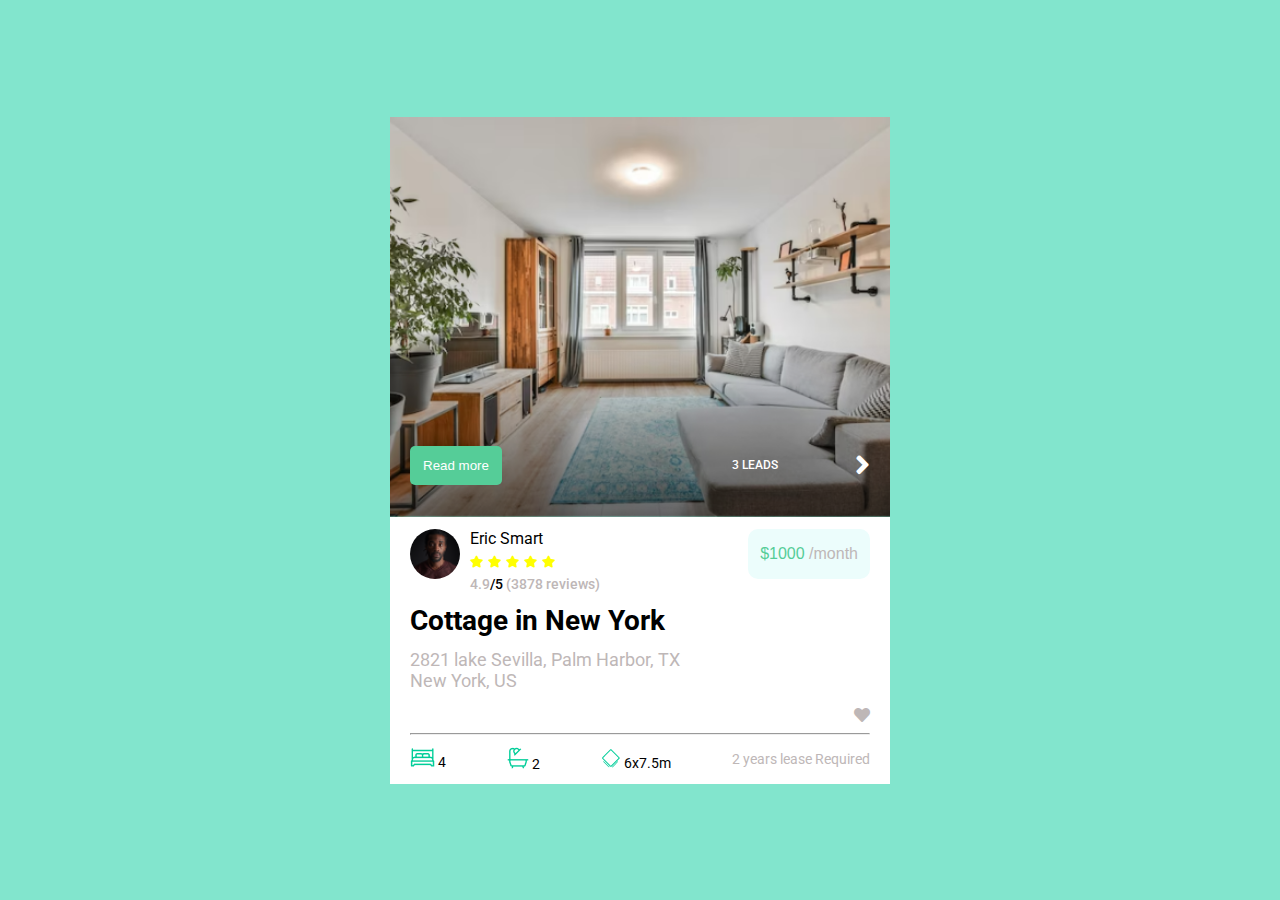
<file: index.html>
<!DOCTYPE html>
<html lang="en">
<link>
<head>
    <meta charset="UTF-8">
    <meta name="viewport" content="width=device-width, initial-scale=1.0">
    <title>Real Estate listing component</title>
    <link rel="icon" href="./assets/icons/logo.png" type="image/png"/>
    <link
        href="https://fonts.googleapis.com/css2?family=Roboto:ital,wght@0,100;0,300;0,400;0,500;0,700;0,900;1,100;1,300;1,400;1,500;1,700;1,900&display=swap"
        rel="stylesheet">
        <link rel="stylesheet" href="//use.fontawesome.com/releases/v5.0.7/css/all.css" />
    <link rel="stylesheet" href="./css/index.css"></link>
</head>

<body>
    <section class="container">
        <div>
            <div class="image_container">
                <div class="image_box">
                    <img src="./assets/Rectangle 64.png" alt="main" class="image" />
                    <div class="image_card">
                        <button class="image_btn">Read more</button>
                        <div class="total_leads">
                              <p class="image_text roboto-medium">3 leads</p>
                            <i class="fa fa-angle-right" aria-hidden="true"></i>
                        </div>
                      
                    </div>
                </div>
            </div>
            <div class="listing_details_card">
                <div class="property_details">
                    <div class="profile_card">
                    <img src="./assets/profile-img.png" alt="profile" class="profile_card_img"/>
                    <div class="rental_owner_details roboto-regular">
                        <p class="name ">Eric Smart</p>
                        <div class="review_icons_container"></div>
                        <p class="review_statistics">4.9<span>/5 </span>(3878 reviews)</p>
                    </div>
                </div>
               
                    <button class="rental_cost_btn">
                        $1000 <span>/month</span>
                    </button>
               
                </div>
                <p class="roboto-bold rental_type">Cottage in New York</p>
                <p class="roboto-regular rental_location">2821 lake Sevilla, Palm Harbor, TX New York, US</p>
                <p class="like_icon">
                   <i class="fa fa-heart" aria-hidden="true"></i>
                </p>
                <hr/>
                <div class="rental_assets roboto-regular">
                    <div>
                        <img src="./assets/icons/bed.png" alt=""/>
                        <span>4</span>
                    </div>
                    <div>
                         <img src="./assets/icons/bath.png" alt=""/>
                        <span>2</span>
                    </div>
                    <div>
                         <img src="./assets/icons/box.png" alt=""/>
                        <span>6x7.5m</span>
                    </div>
                    <p>2 years lease Required</p>
                </div>
            </div>
        </div>

    </section>
    <script src="./js/index.js"></script>   
</body>
</html>
</file>
<file: css/index.css>
*{
    margin:0;
    padding:0;
    box-sizing: border-box;
}
:root{
--aqua:#82E5CD;
--green:#55CD98;
--gray:#beb7b7;
--light-green: #ECFDFC;
}
.roboto-thin {
    font-family: "Roboto", sans-serif;
    font-weight: 100;
    font-style: normal;
}

.roboto-light {
    font-family: "Roboto", sans-serif;
    font-weight: 300;
    font-style: normal;
}

.roboto-regular {
    font-family: "Roboto", sans-serif;
    font-weight: 400;
    font-style: normal;
}

.roboto-medium {
    font-family: "Roboto", sans-serif;
    font-weight: 500;
    font-style: normal;
}

.roboto-bold {
    font-family: "Roboto", sans-serif;
    font-weight: 700;
    font-style: normal;
}

.roboto-black {
    font-family: "Roboto", sans-serif;
    font-weight: 900;
    font-style: normal;
}

.roboto-thin-italic {
    font-family: "Roboto", sans-serif;
    font-weight: 100;
    font-style: italic;
}

.roboto-light-italic {
    font-family: "Roboto", sans-serif;
    font-weight: 300;
    font-style: italic;
}

.roboto-regular-italic {
    font-family: "Roboto", sans-serif;
    font-weight: 400;
    font-style: italic;
}

.roboto-medium-italic {
    font-family: "Roboto", sans-serif;
    font-weight: 500;
    font-style: italic;
}

.roboto-bold-italic {
    font-family: "Roboto", sans-serif;
    font-weight: 700;
    font-style: italic;
}
.roboto-black-italic {
    font-family: "Roboto", sans-serif;
    font-weight: 900;
    font-style: italic;
}
.container{
    display:flex;
    justify-content: center;
    min-height: 100vh;
    width: 100%;
    align-items: center;
    background-color: var(--aqua);
    flex-direction: column;
}
.image_box{
    width: 500px;
    height: 400px;
    position: relative;   
}
.image {    
    object-fit: cover;
    width: 100%;
    height: 100%;

}
.image_card{
    bottom: 20px;
    padding: 12px 20px;
    display: flex;
    height: auto;
    align-items: center;
    justify-content: space-between;
    position: absolute;
    left: 0;  
    width:100%;
    box-sizing: border
}
.fa-angle-right{
    color:white;
    font-size: 30px;
    cursor: pointer;
}
button{
    cursor: pointer;
}
.image_btn{
    background-color: var(--green);
    color: white;
    border-radius: 5px;
    padding: 12px 5px;
    border: none;
    width: 20%;
}
.image_text{
 color: white;
 text-transform: uppercase;
 font-size: 12px;
}
.total_leads {
    display: flex;
    gap: 12px;
    width: 30%;
    justify-content: space-between;
    height: auto;
    align-items: center;
}
.listing_details_card{
    background-color: white;
    padding: 12px 20px;
   
}
.property_details{
    display: flex;
    justify-content: space-between;
    
}
.rental_cost_btn{
   color: var(--green);
   border-radius: 10px;
   height:50px;
   background-color: var(--light-green);
   font-size: 16px;
   border: none;
   padding:0 12px;
}
.rental_cost_btn span{
    color: var(--gray);
}
.profile_card{
    display: flex;
    gap: 10px;
}
.profile_card_img{
    width:50px;
    height: 50px;
    border-radius: 50%;
}
.rental_owner_details .name{
   font-size: 16px;
   font-weight: 400;
}
.review_statistics{
    color: var(--gray);
    font-size: 14px;
    font-weight: 500;
}
.review_icons_container{
    display: flex;
    font-size: 12px;
    gap: 4px;
    margin: 8px 0;
    color: yellow;
}
.review_statistics span{
    color:black;
}
.rental_type{
    margin:12px 0;
    font-size: 28px;
}
.rental_location{
    margin-bottom: 16px;
    color: var(--gray);
    width: 60%;
    font-size: 18px;
}
.like_icon{
    text-align: end;
    margin: 8px 0;
}
.fa-heart{
    color: var(--gray);
    cursor: pointer;
 
}
.rental_assets{
    display: flex;
    justify-content: space-between;
    margin-top: 12px;
    font-size: 14px;
    height: auto;
    align-items: center;
}
.rental_assets p{
    color: var(--gray)
}
</file>
